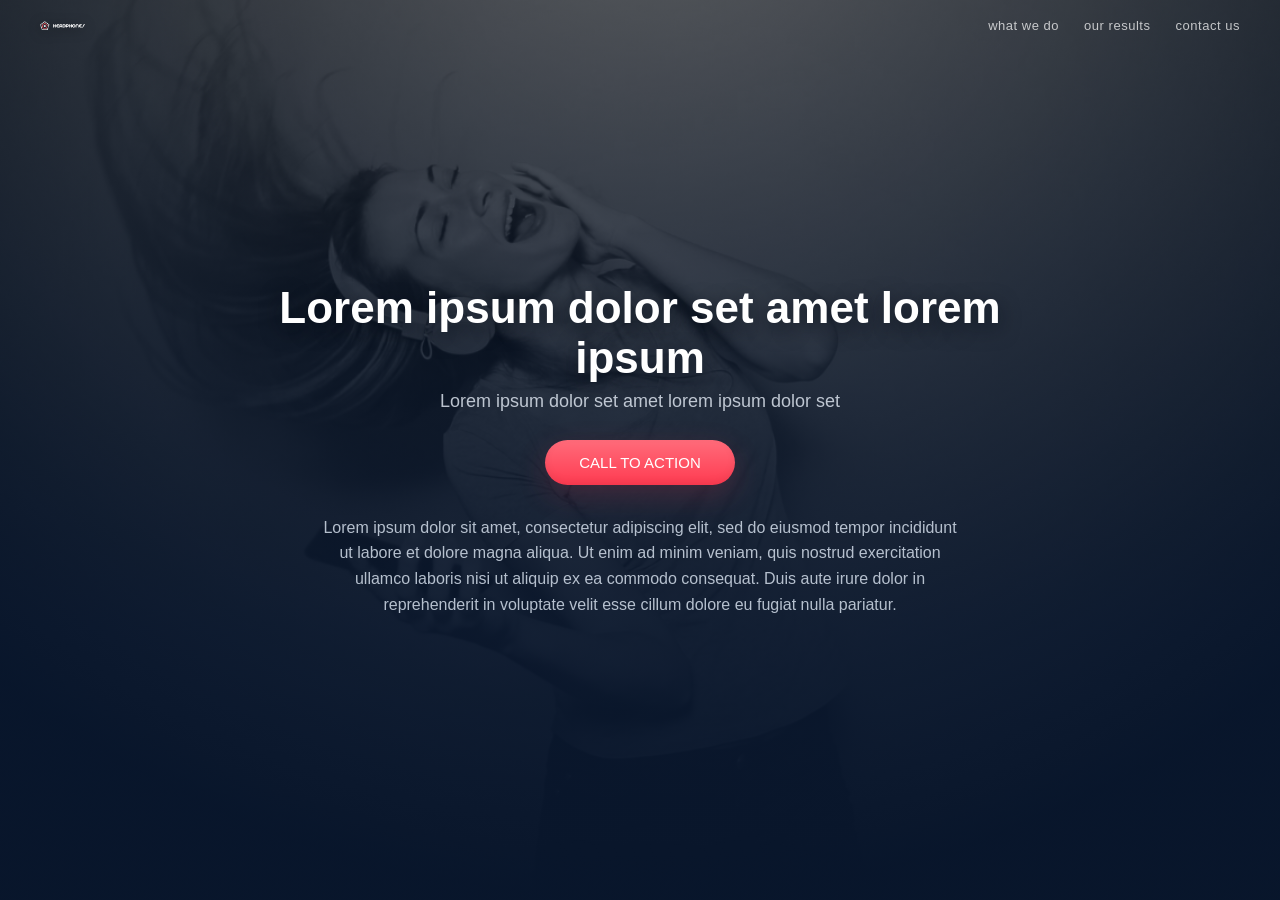
<file: 0-index.html>
<!DOCTYPE html>
<html lang="en">
<head>
    <meta charset="UTF-8">
    <meta name="viewport" content="width=device-width, initial-scale=1.0">
    <title>Headphones Hero</title>
    <link rel="stylesheet" href="0-styles.css">
</head>
<body>

    <header>
        <input type="checkbox" id="menu-toggle" aria-label="Open menu">
        <label for="menu-toggle" class="menu-btn" aria-hidden="true">
            <span></span>
            <span></span>
            <span></span>
        </label>

        <div class="logo">
            <img src="../images/logo_headphones.png" alt="Logo">
        </div>

        <nav>
            <a href="1-index.html">what we do</a>
            <a href="2-index.html">our results</a>
            <a href="3-index.html">contact us</a>
        </nav>
    </header>

    <section class="hero">
        <div class="overlay"></div>

        <div class="hero-content">
            <h1>Lorem ipsum dolor set amet lorem ipsum</h1>
            <h3>Lorem ipsum dolor set amet lorem ipsum dolor set</h3>

            <button class="cta-btn">CALL TO ACTION</button>

            <p class="description">
                Lorem ipsum dolor sit amet, consectetur adipiscing elit, sed do eiusmod tempor incididunt ut 
                labore et dolore magna aliqua. Ut enim ad minim veniam, quis nostrud exercitation ullamco 
                laboris nisi ut aliquip ex ea commodo consequat. Duis aute irure dolor in reprehenderit in 
                voluptate velit esse cillum dolore eu fugiat nulla pariatur.
            </p>
        </div>
    </section>
    
    

</body>
</html>
</file>
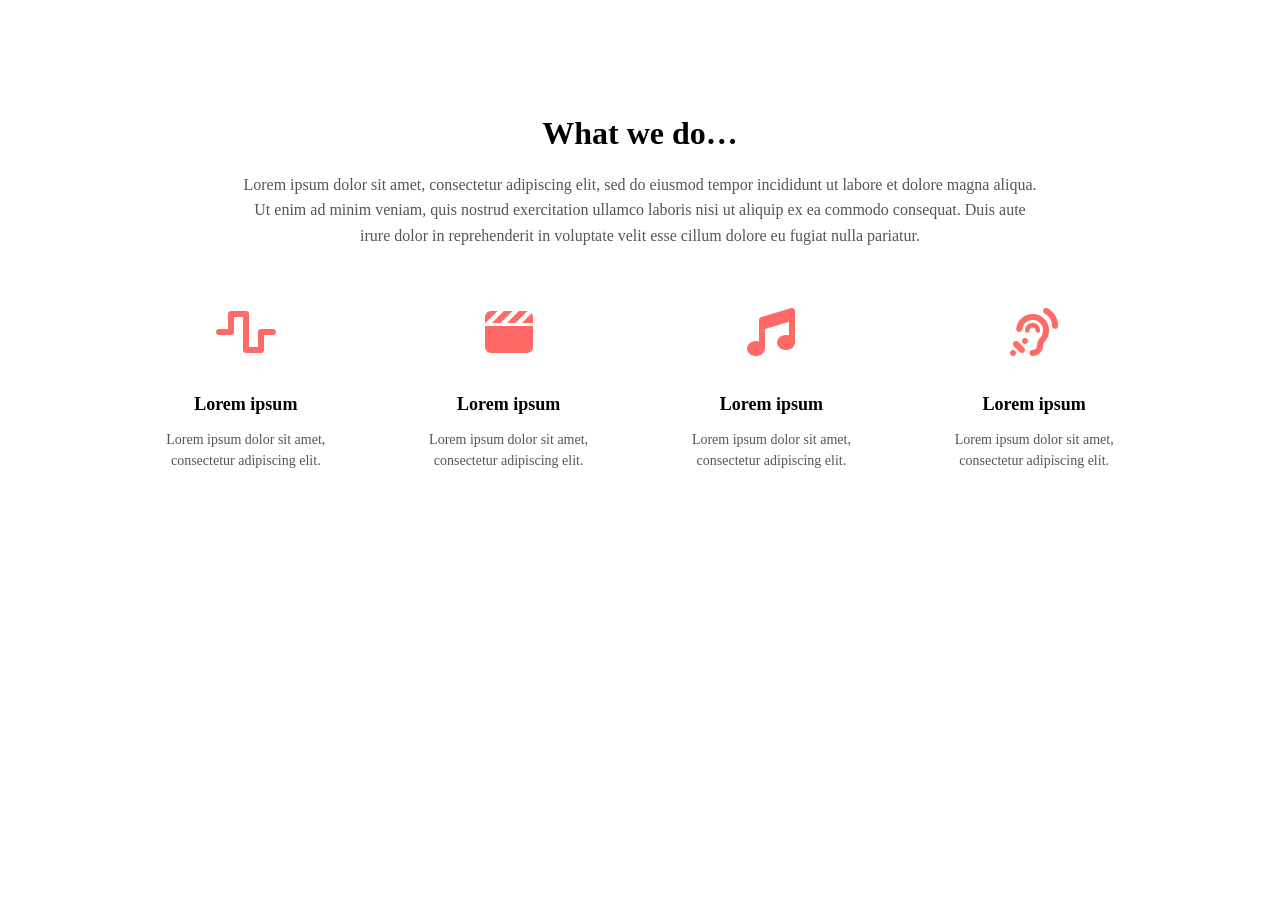
<file: 1-index.html>
<!DOCTYPE html>
<html lang="en">
<head>
    <meta charset="UTF-8">
    <meta name="viewport" content="width=device-width, initial-scale=1.0">
    <title>what-we-do</title>
    <link rel="stylesheet" href="1-styles.css">
   
<link
  rel="stylesheet"
  href="https://cdnjs.cloudflare.com/ajax/libs/font-awesome/6.4.2/css/all.min.css"/>


</head>
<body>
    <section id="what-we-do" class="section-container">
    <div class="container">

        <header class="section-header">
            <h2>What we do…</h2>
            <p class="section-description">
                Lorem ipsum dolor sit amet, consectetur adipiscing elit, sed do eiusmod tempor incididunt ut
                labore et dolore magna aliqua. Ut enim ad minim veniam, quis nostrud exercitation ullamco
                laboris nisi ut aliquip ex ea commodo consequat. Duis aute irure dolor in reprehenderit in
                voluptate velit esse cillum dolore eu fugiat nulla pariatur.
            </p>
        </header>

        <div class="services-container">
            
            <div class="service-block">
                <i class="fas fa-wave-square"></i>
                <h3>Lorem ipsum</h3>
                <p>Lorem ipsum dolor sit amet, consectetur adipiscing elit.</p>
            </div>

            <div class="service-block">
                <i class="fas fa-clapperboard"></i>
                <h3>Lorem ipsum</h3>
                <p>Lorem ipsum dolor sit amet, consectetur adipiscing elit.</p>
            </div>

            <div class="service-block">
                <i class="fas fa-music"></i>
                <h3>Lorem ipsum</h3>
                <p>Lorem ipsum dolor sit amet, consectetur adipiscing elit.</p>
            </div>

            <div class="service-block">
                <i class="fa-solid fa-ear-listen"></i>
                <h3>Lorem ipsum</h3>
                <p>Lorem ipsum dolor sit amet, consectetur adipiscing elit.</p>
            </div>
        </div>

    </div>
</section>
</body>
</html>
</file>
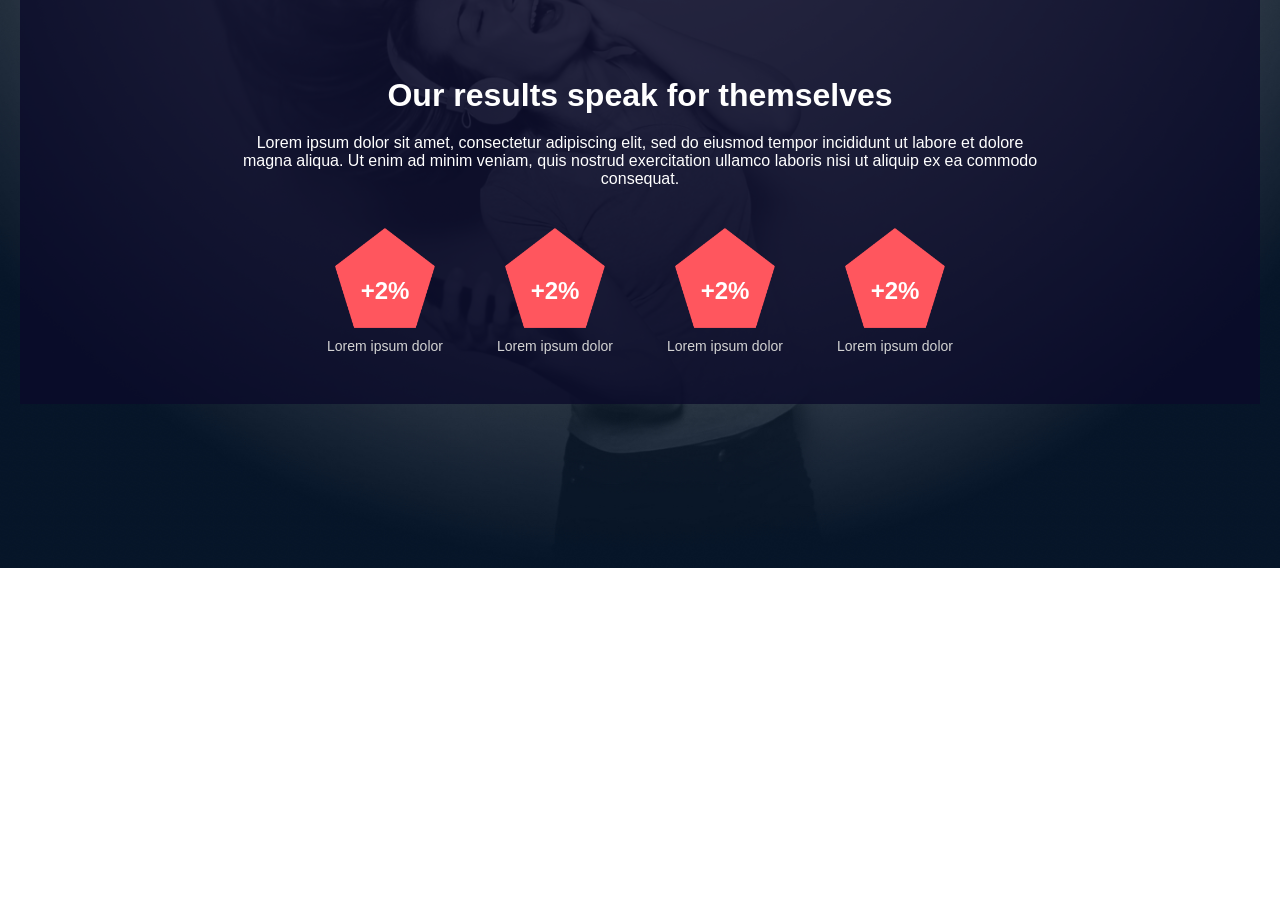
<file: 2-index.html>
<!DOCTYPE html>
<html lang="en">
<head>
    <meta charset="UTF-8">
    <meta name="viewport" content="width=device-width, initial-scale=1.0">
    <title>Results Section</title>
    <link rel="stylesheet" href="2-styles.css">
</head>
<body>
    <section>
    <div class="container">
        <h1 class="title">Our results speak for themselves</h1>
        <p class="description">
            Lorem ipsum dolor sit amet, consectetur adipiscing elit, sed do eiusmod tempor incididunt ut 
            labore et dolore magna aliqua. Ut enim ad minim veniam, quis nostrud exercitation ullamco 
            laboris nisi ut aliquip ex ea commodo consequat.
        </p>
        <div class="results">
            <div class="result-item">
                <img src="images/pentagone.png" alt="Pentagon" class="pentagon-img">
                <span class="percentage">+2%</span> 
                <span class="label">Lorem ipsum dolor</span>
            </div>
            <div class="result-item">
                <img src="images/pentagone.png" alt="Pentagon" class="pentagon-img">
                <span class="percentage">+2%</span>
                <span class="label">Lorem ipsum dolor</span>
            </div>
            <div class="result-item">
                <img src="images/pentagone.png" alt="Pentagon" class="pentagon-img">
                <span class="percentage">+2%</span>
                <span class="label">Lorem ipsum dolor</span>
            </div>
            <div class="result-item">
                <img src="images/pentagone.png" alt="Pentagon" class="pentagon-img">
                <span class="percentage">+2%</span>
                <span class="label">Lorem ipsum dolor</span>
            </div>
        </div>
    </div>
    </section>
</body>
</html>
</file>
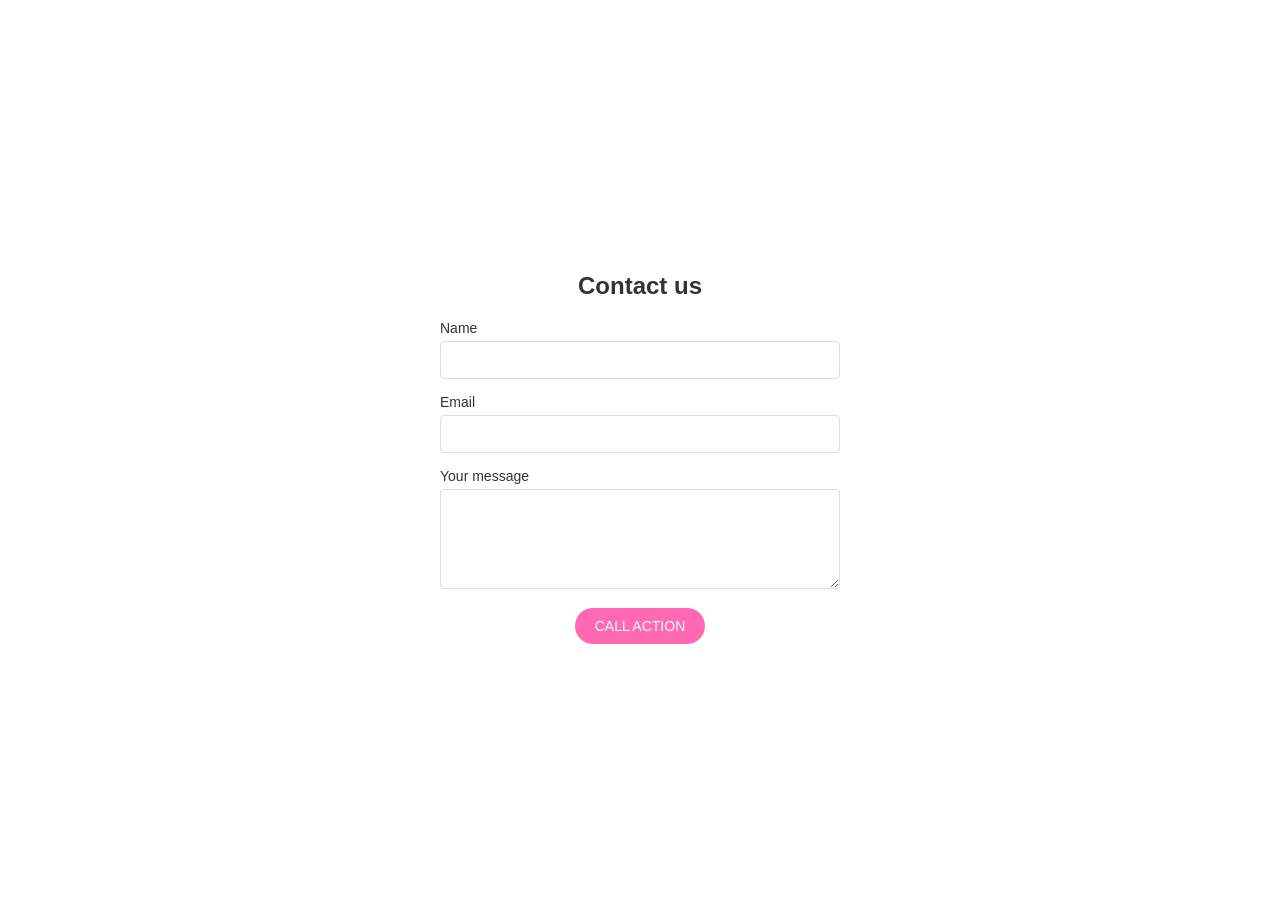
<file: 3-index.html>
<!DOCTYPE html>
<html lang="en">
<head>
    <meta charset="UTF-8">
    <meta name="viewport" content="width=device-width, initial-scale=1.0">
    <title>Contact Form</title>
    <link rel="stylesheet" href="3-styles.css">
</head>
<body>
    <div class="contact-form">
        <h1 class="title">Contact us</h1>
        <form>
            <div class="form-group">
                <label for="name">Name</label>
                <input type="text" id="name" name="name" required>
            </div>
            <div class="form-group">
                <label for="email">Email</label>
                <input type="email" id="email" name="email" required>
            </div>
            <div class="form-group">
                <label for="message">Your message</label>
                <textarea id="message" name="message" required></textarea>
            </div>
            <button type="submit">CALL ACTION</button>
        </form>
    </div>
</body>
</html>
</file>
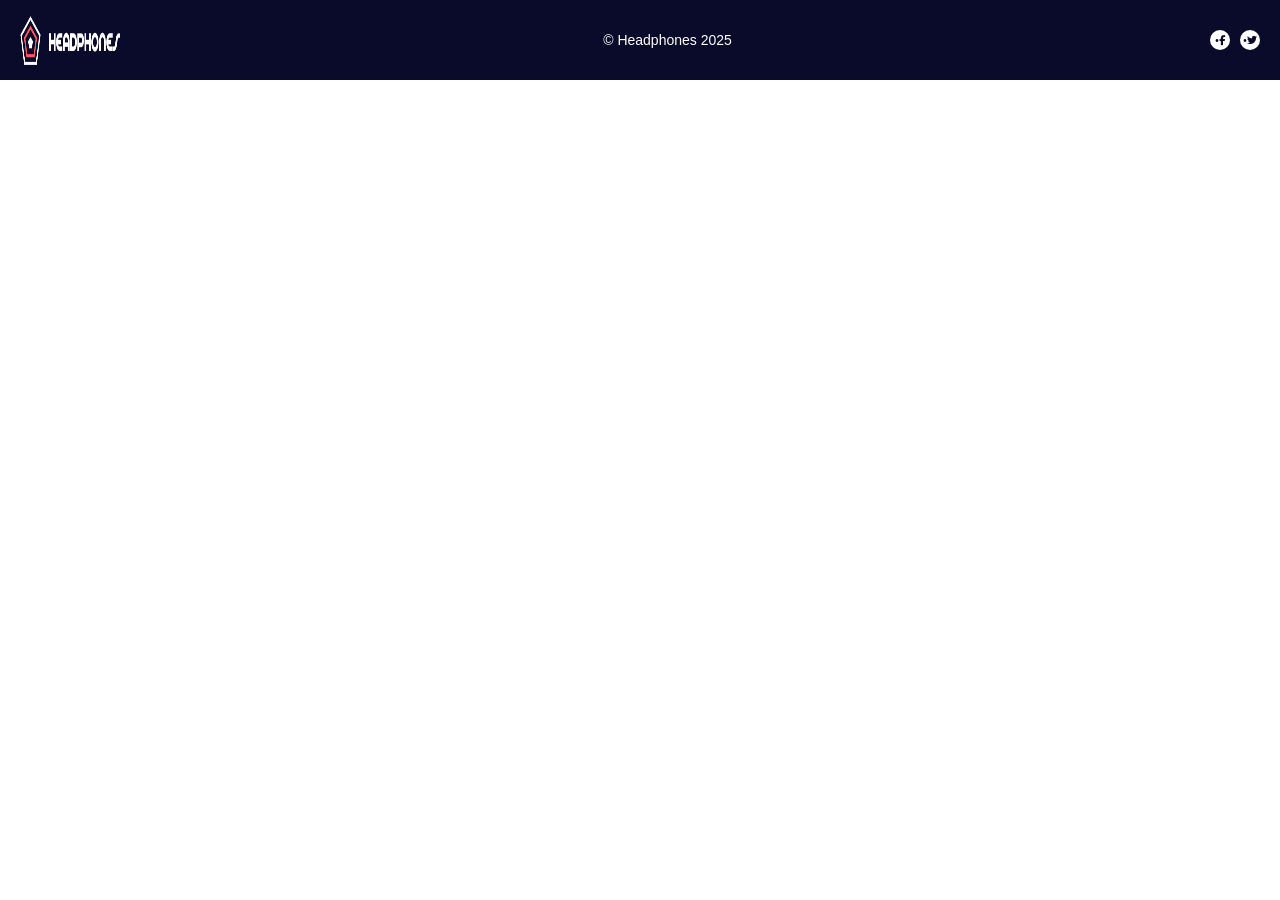
<file: 4-index.html>
<!DOCTYPE html>
<html lang="en">
<head>
    <meta charset="UTF-8">
    <meta name="viewport" content="width=device-width, initial-scale=1.0">
    <title>Footer</title>
    <link rel="stylesheet" href="4-styles.css">
    <link
  rel="stylesheet"
  href="https://cdnjs.cloudflare.com/ajax/libs/font-awesome/6.4.2/css/all.min.css"/>

</head>
<body>
    <footer class="footer">
        <div class="logo-container">
            <img src="images/logo_headphones.png" alt="Logo" class="logo-img"> 
        </div>
        <div class="copyright">© Headphones 2025</div>
        <div class="social-icons">
            <div class="icon">
                <i class="fab fa-facebook-f"></i>
            </div>
            <div class="icon">
                <i class="fab fa-twitter"></i>
            </div>
        </div>
    </footer>
</body>
</html>
</file>
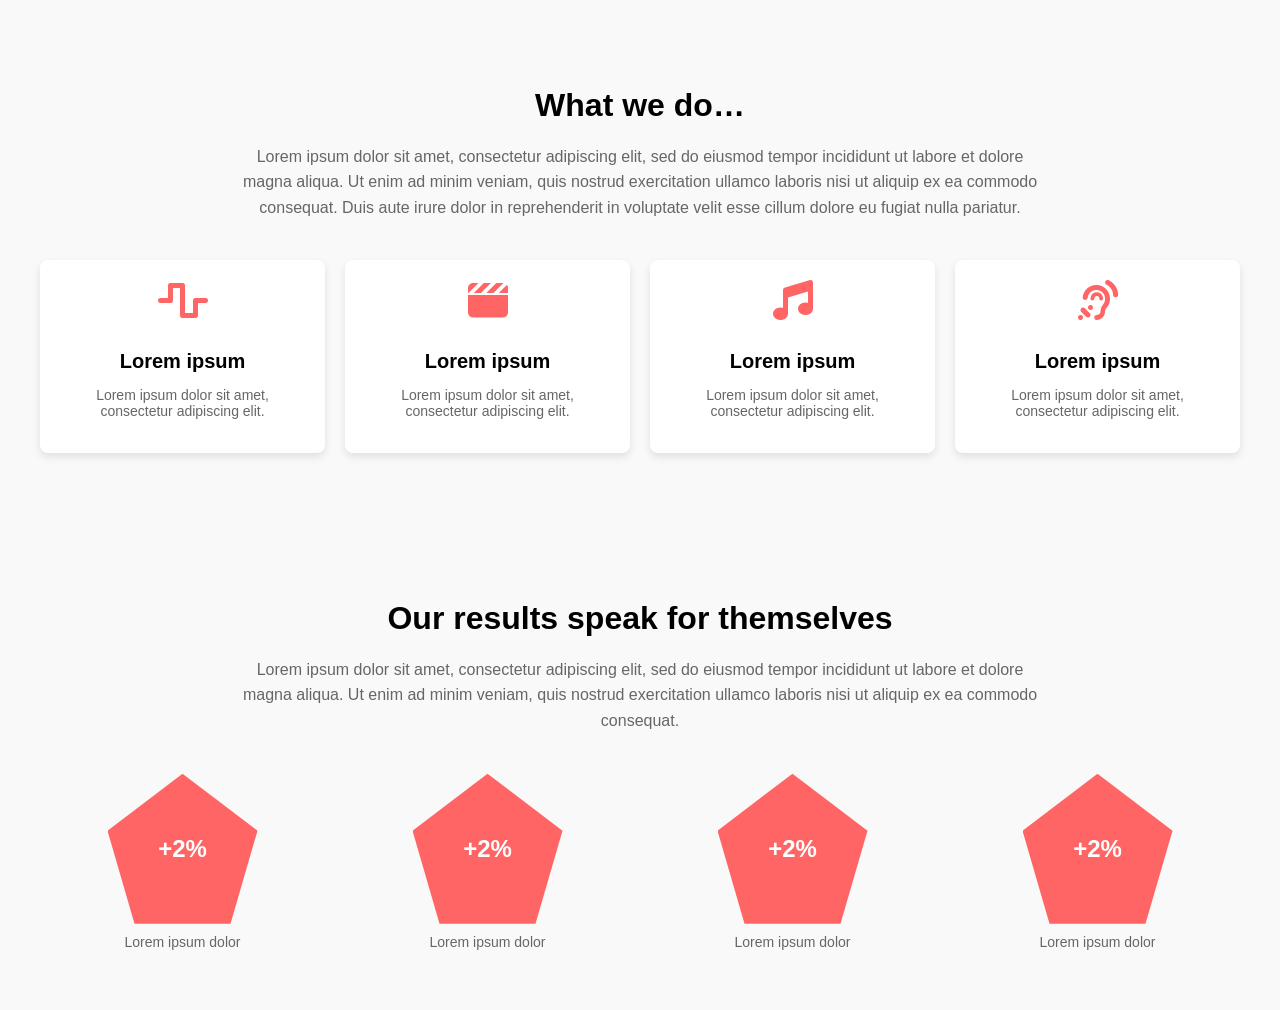
<file: 7-index.html>
<!DOCTYPE html>
<html lang="en">
<head>
    <meta charset="UTF-8">
    <meta name="viewport" content="width=device-width, initial-scale=1.0">
    <title>Headphones</title>
    <link rel="stylesheet" href="7-styles.css">
    <link rel="stylesheet" href="https://cdnjs.cloudflare.com/ajax/libs/font-awesome/6.4.2/css/all.min.css"/>
</head>
<body>
    <section id="what-we-do" class="section-container">
        <div class="container">
            <header class="section-header">
                <h2>What we do…</h2>
                <p class="section-description">
                    Lorem ipsum dolor sit amet, consectetur adipiscing elit, sed do eiusmod tempor incididunt ut
                    labore et dolore magna aliqua. Ut enim ad minim veniam, quis nostrud exercitation ullamco
                    laboris nisi ut aliquip ex ea commodo consequat. Duis aute irure dolor in reprehenderit in
                    voluptate velit esse cillum dolore eu fugiat nulla pariatur.
                </p>
            </header>
            <div class="services-container">
                <div class="service-block">
                    <i class="fas fa-wave-square"></i>
                    <h3>Lorem ipsum</h3>
                    <p>Lorem ipsum dolor sit amet, consectetur adipiscing elit.</p>
                </div>
                <div class="service-block">
                    <i class="fas fa-clapperboard"></i>
                    <h3>Lorem ipsum</h3>
                    <p>Lorem ipsum dolor sit amet, consectetur adipiscing elit.</p>
                </div>
                <div class="service-block">
                    <i class="fas fa-music"></i>
                    <h3>Lorem ipsum</h3>
                    <p>Lorem ipsum dolor sit amet, consectetur adipiscing elit.</p>
                </div>
                <div class="service-block">
                    <i class="fa-solid fa-ear-listen"></i>
                    <h3>Lorem ipsum</h3>
                    <p>Lorem ipsum dolor sit amet, consectetur adipiscing elit.</p>
                </div>
            </div>
        </div>
    </section>

    <section class="our-results">
        <div class="container">
            <h1 class="title">Our results speak for themselves</h1>
            <p class="description">
                Lorem ipsum dolor sit amet, consectetur adipiscing elit, sed do eiusmod tempor incididunt ut 
                labore et dolore magna aliqua. Ut enim ad minim veniam, quis nostrud exercitation ullamco 
                laboris nisi ut aliquip ex ea commodo consequat.
            </p>
            <div class="results">
                <div class="result-item">
                    <div class="pentagon">
                        <span class="percentage">+2%</span>
                    </div>
                    <span class="label">Lorem ipsum dolor</span>
                </div>
                <div class="result-item">
                    <div class="pentagon">
                        <span class="percentage">+2%</span>
                    </div>
                    <span class="label">Lorem ipsum dolor</span>
                </div>
                <div class="result-item">
                    <div class="pentagon">
                        <span class="percentage">+2%</span>
                    </div>
                    <span class="label">Lorem ipsum dolor</span>
                </div>
                <div class="result-item">
                    <div class="pentagon">
                        <span class="percentage">+2%</span>
                    </div>
                    <span class="label">Lorem ipsum dolor</span>
                </div>
            </div>
        </div>
    </section>
</body>
</html>
</file>
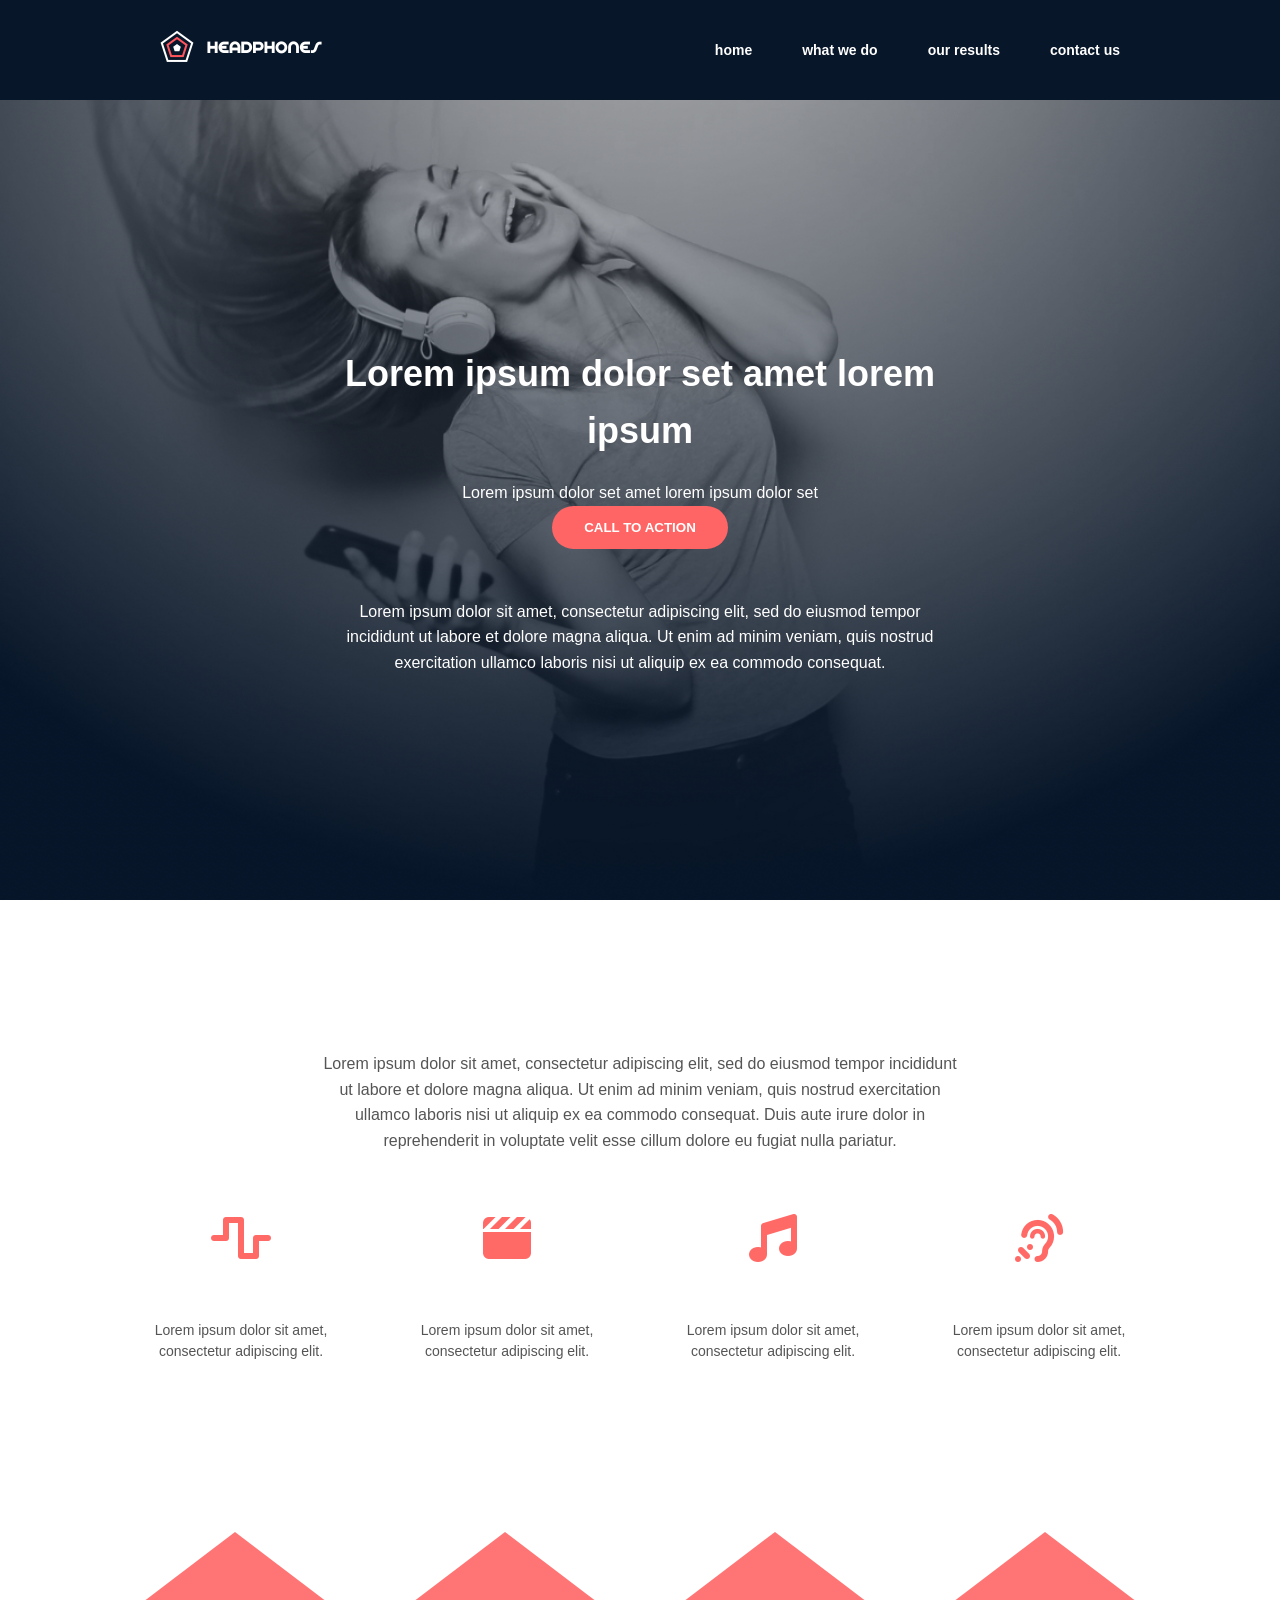
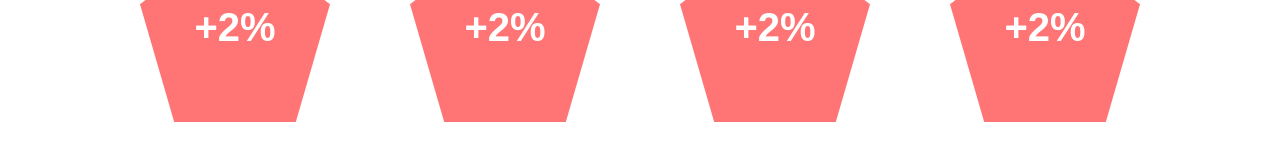
<file: 8-index.html>
<!DOCTYPE html>
<html lang="en">
<head>
    <meta charset="UTF-8">
    <meta name="viewport" content="width=device-width, initial-scale=1.0">
    <title>Headphones</title>
    <link rel="stylesheet" href="8-styles.css">
    <link rel="stylesheet" href="1-styles.css">
    <link rel="stylesheet" href="https://cdnjs.cloudflare.com/ajax/libs/font-awesome/6.4.2/css/all.min.css"/>
</head>
<body>
    <!-- Header with Navigation -->
    <header class="header">
        <div class="container header-container">
            <a href="#" class="logo">
                <img src="images/logo_headphones.png" alt="Headphones Logo" class="logo-img">
            </a>

            <!-- Hamburger Icon (visible only on mobile) -->
            <div class="hamburger" id="hamburger">
                <span></span>
                <span></span>
                <span></span>
            </div>

            <!-- Navigation Menu -->
            <nav class="nav" id="navMenu">
                <ul class="nav-list">
                    <li><a href="#">Home</a></li>
                    <li><a href="#what-we-do">What we do</a></li>
                    <li><a href="#">Our results</a></li>
                    <li><a href="#">Contact us</a></li>
                </ul>
            </nav>
        </div>
    </header>

    <!-- Hero Section (from previous tasks) -->
    <section class="hero">
        <div class="container hero-container">
            <h1>Lorem ipsum dolor set amet lorem ipsum</h1>
            <p>Lorem ipsum dolor set amet lorem ipsum dolor set</p>
            <button class="cta-button">CALL TO ACTION</button>
            <p class="hero-text">
                Lorem ipsum dolor sit amet, consectetur adipiscing elit, sed do eiusmod tempor incididunt ut labore et dolore magna aliqua. 
                Ut enim ad minim veniam, quis nostrud exercitation ullamco laboris nisi ut aliquip ex ea commodo consequat.
            </p>
        </div>
    </section>

    <!-- What We Do Section -->
    <section id="what-we-do" class="section-container">
    <div class="container">

        <header class="section-header">
            <h2>What we do…</h2>
            <p class="section-description">
                Lorem ipsum dolor sit amet, consectetur adipiscing elit, sed do eiusmod tempor incididunt ut
                labore et dolore magna aliqua. Ut enim ad minim veniam, quis nostrud exercitation ullamco
                laboris nisi ut aliquip ex ea commodo consequat. Duis aute irure dolor in reprehenderit in
                voluptate velit esse cillum dolore eu fugiat nulla pariatur.
            </p>
        </header>

        <div class="services-container">
            
            <div class="service-block">
                <i class="fas fa-wave-square"></i>
                <h3>Lorem ipsum</h3>
                <p>Lorem ipsum dolor sit amet, consectetur adipiscing elit.</p>
            </div>

            <div class="service-block">
                <i class="fas fa-clapperboard"></i>
                <h3>Lorem ipsum</h3>
                <p>Lorem ipsum dolor sit amet, consectetur adipiscing elit.</p>
            </div>

            <div class="service-block">
                <i class="fas fa-music"></i>
                <h3>Lorem ipsum</h3>
                <p>Lorem ipsum dolor sit amet, consectetur adipiscing elit.</p>
            </div>

            <div class="service-block">
                <i class="fa-solid fa-ear-listen"></i>
                <h3>Lorem ipsum</h3>
                <p>Lorem ipsum dolor sit amet, consectetur adipiscing elit.</p>
            </div>
        </div>

    </div>
</section>

    <!-- Our Results Section -->
    <section class="our-results">
        <div class="container">
            <h1 class="title">Our results speak for themselves</h1>
            <p class="description">
                Lorem ipsum dolor sit amet, consectetur adipiscing elit, sed do eiusmod tempor incididunt ut 
                labore et dolore magna aliqua. Ut enim ad minim veniam, quis nostrud exercitation ullamco 
                laboris nisi ut aliquip ex ea commodo consequat.
            </p>
            <div class="results">
                <div class="result-item">
                    <div class="pentagon">
                        <span class="percentage">+2%</span>
                    </div>
                    <span class="label">Lorem ipsum dolor</span>
                </div>
                <div class="result-item">
                    <div class="pentagon">
                        <span class="percentage">+2%</span>
                    </div>
                    <span class="label">Lorem ipsum dolor</span>
                </div>
                <div class="result-item">
                    <div class="pentagon">
                        <span class="percentage">+2%</span>
                    </div>
                    <span class="label">Lorem ipsum dolor</span>
                </div>
                <div class="result-item">
                    <div class="pentagon">
                        <span class="percentage">+2%</span>
                    </div>
                    <span class="label">Lorem ipsum dolor</span>
                </div>
            </div>
        </div>
    </section>

    <script src="8-script.js"></script>
</body>
</html>
</file>
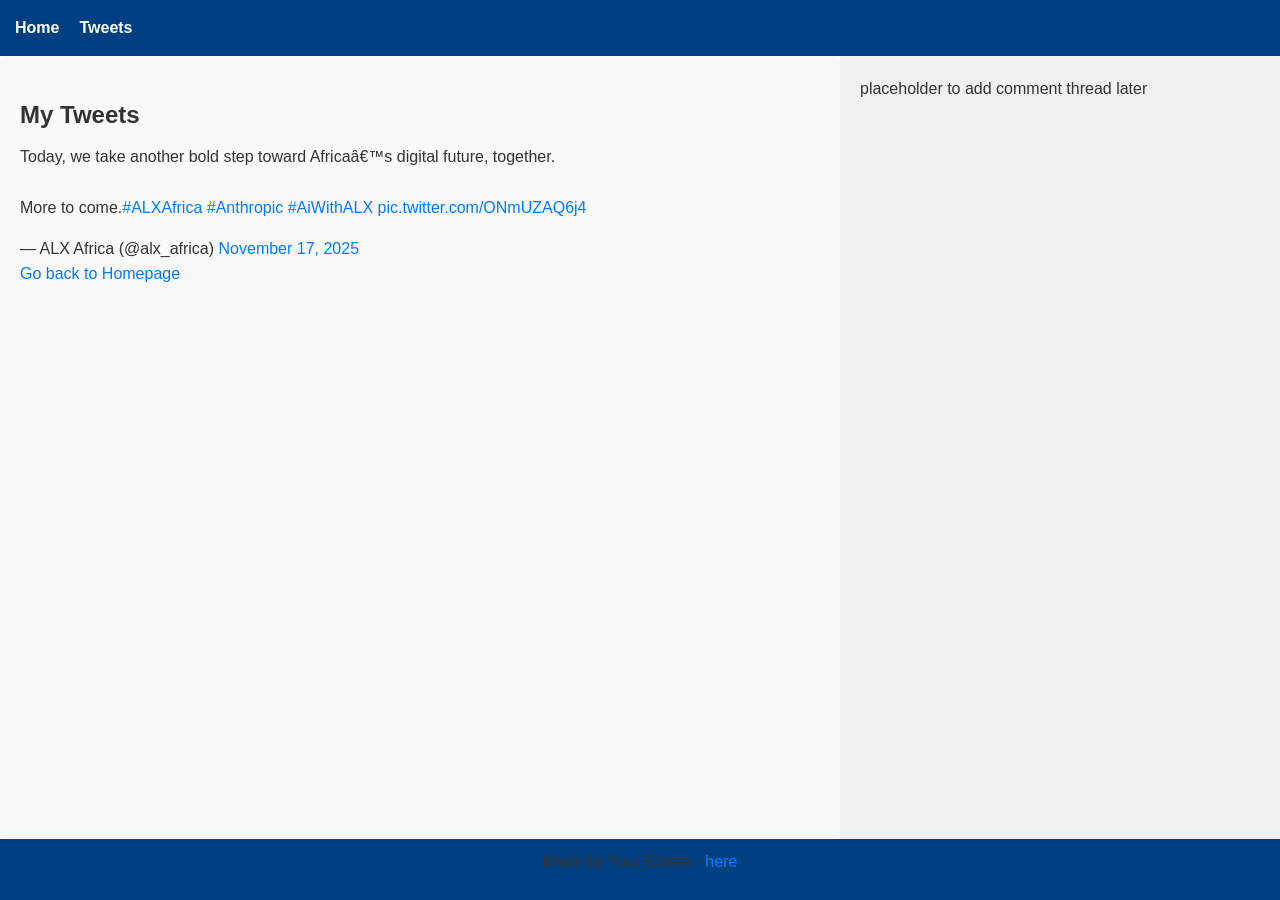
<file: tweets.html>
<!DOCTYPE html>
<html>
<head>
    <title>My Tweets</title>

<link href="base.css" rel="stylesheet">
<link href="styles.css" rel="stylesheet">

</head>
<body>

<header>
    <ul>
        <li><a href="index.html">Home</a></li>
        <li><a href="tweets.html">Tweets</a></li>
    </ul>
</header>

<main>
    <article>
        <h2>My Tweets</h2>

        <blockquote class="twitter-tweet">
            <p lang="en" dir="ltr">Today, we take another bold step toward Africa’s digital future, together.<br><br>More to come.<a href="https://twitter.com/hashtag/ALXAfrica?src=hash&amp;ref_src=twsrc%5Etfw">#ALXAfrica</a> <a href="https://twitter.com/hashtag/Anthropic?src=hash&amp;ref_src=twsrc%5Etfw">#Anthropic</a> <a href="https://twitter.com/hashtag/AiWithALX?src=hash&amp;ref_src=twsrc%5Etfw">#AiWithALX</a> <a href="https://t.co/ONmUZAQ6j4">pic.twitter.com/ONmUZAQ6j4</a></p>&mdash; ALX Africa (@alx_africa) <a href="https://twitter.com/alx_africa/status/1990397153412333568?ref_src=twsrc%5Etfw">November 17, 2025</a>
        </blockquote>
        <script async src="https://platform.twitter.com/widgets.js" charset="utf-8"></script>

        <p><a href="index.html">Go back to Homepage</a></p>
    </article>

    <aside>
        <p>placeholder to add comment thread later</p>
    </aside>
</main>

<footer>
    <p>Made by Your Ebiere - <a href="https://www.html.com" target="_blank">here</a></p>
</footer>

</body>
</html>
</file>
<file: 0-styles.css>
* {
    margin: 0;
    padding: 0;
    box-sizing: border-box;
    font-family: Arial, Helvetica, sans-serif;
}

body {
    background: #111;
    color: white;
}

/* Header */
header {
    position: absolute;
    top: 0;
    left: 0;
    width: 100%;
    padding: 18px 40px;
    display: flex;
    justify-content: flex-start;
    align-items: center;
    gap: 24px;
    z-index: 30;
}

.logo {
    display: flex;
    align-items: center;
    gap: 10px;
}

.logo img {
    width: 45px;
}

.logo img {
    display: block;
    -webkit-filter: drop-shadow(0 2px 6px rgba(0,0,0,0.6));
    filter: drop-shadow(0 2px 6px rgba(0,0,0,0.6));
}

.logo span {
    font-size: 18px;
    font-weight: bold;
}

nav a {
    margin-left: 25px;
    color: #ffffffcc;
    text-decoration: none;
    font-size: 14px;
    font-weight: 300;
}

nav a:hover {
    color: #ff3b51;
}

nav {
    z-index: 35;
}

nav a {
    text-transform: lowercase;
    letter-spacing: .04em;
    font-size: 13px;
    opacity: .9;
}

/* make header links subtle on small screens */
@media (max-width: 640px) {
    header { padding: 18px 28px; }
    nav a { margin-left: 12px; font-size: 12px; }
}

/* Hero Section */
.hero {
    position: relative;
    width: 100%;
    height: 100vh;
    background: url("../images/headphones_hero_1.jpg") center/cover no-repeat;
    display: flex;
    justify-content: center;
    align-items: center;
    text-align: center;
}

.overlay {
    position: absolute;
    width: 100%;
    height: 100%;
    background: linear-gradient(180deg, rgba(6,12,20,0.55) 0%, rgba(9,22,44,0.8) 70%);
    top: 0;
    left: 0;
}

.hero-content {
    position: relative;
    z-index: 10;
    max-width: 800px;
    padding: 20px;
}

.hero h1 {
    font-size: 36px;
    font-weight: 700;
    margin-bottom: 8px;
    color: #ffffff;
    text-shadow: 0 6px 20px rgba(4,10,18,0.6);
}

.hero h3 {
    font-size: 16px;
    font-weight: 300;
    margin-bottom: 28px;
    color: #e6eef7cc;
}

.cta-btn {
    background: linear-gradient(180deg,#ff6b7a 0%, #ff3b51 100%);
    color: white;
    padding: 14px 34px;
    border: none;
    border-radius: 30px;
    font-size: 15px;
    cursor: pointer;
    margin-bottom: 30px;
    transition: transform .18s ease, box-shadow .18s ease;
    box-shadow: 0 10px 30px rgba(255,59,81,0.18), inset 0 -3px 8px rgba(0,0,0,0.06);
}

.cta-btn:hover {
    transform: translateY(-3px);
    box-shadow: 0 18px 40px rgba(255,59,81,0.2);
}

.description {
    font-size: 15px;
    line-height: 1.6;
    color: #ffffffcc;
}

.hero-content .description {
    max-width: 640px;
    margin: 0 auto;
    color: #dfe9f5cc;
}

/* Responsive hero typography */
@media (min-width: 1000px) {
    .hero h1 { font-size: 44px; }
    .hero h3 { font-size: 18px; }
}

@media (max-width: 760px) {
    .hero { height: 80vh; padding: 40px 20px; }
    .hero h1 { font-size: 26px; }
    .cta-btn { padding: 12px 26px; }
    .hero-content { padding: 6px; }
}

/* Responsive improvements and CSS-only mobile menu */

/* hide native checkbox visually but keep it accessible */
#menu-toggle {
    position: absolute;
    opacity: 0;
    pointer-events: none;
}

.menu-btn {
    display: none;
    width: 32px;
    height: 28px;
    cursor: pointer;
    z-index: 40;
    flex-shrink: 0;
    padding: 0;
    border: none;
    background: none;
}
.menu-btn span {
    display: block;
    height: 2.5px;
    margin: 7px 0;
    background: #ffffff;
    border-radius: 1px;
    transition: transform .2s ease, opacity .2s ease;
    width: 100%;
}

/* default desktop nav layout */
nav {
    display: flex;
    align-items: center;
    margin-left: auto;
}

/* Responsive: small screens */
@media (max-width: 760px) {
    .hero {
        background: url("../images/headphones_hero_2.jpg") center/cover no-repeat;
        background-position: 50% 28%;
    }

    header { padding: 14px 20px; }

    .menu-btn { display: block; }
    /* hide nav by default on mobile; reveal when checkbox toggled */
    nav {
        display: none;
        position: absolute;
        top: 100%;
        left: 0;
        width: 100%;
        background: linear-gradient(180deg, rgba(6,12,20,0.35), rgba(9,22,44,0.55));
        flex-direction: column;
        padding: 14px 0 22px 0;
        gap: 8px;
        align-items: center;
    }

    nav a {
        display: block;
        padding: 10px 20px;
        width: calc(100% - 40px);
        text-align: center;
        margin: 0 auto;
        background: rgba(255,255,255,0.03);
        border-radius: 6px;
    }

    /* when menu-toggle checked, show nav */
    #menu-toggle:checked ~ nav {
        display: flex;
    }

    /* transform hamburger into X when open */
    #menu-toggle:checked + .menu-btn span:nth-child(1) {
        transform: translateY(9px) rotate(45deg);
    }
    #menu-toggle:checked + .menu-btn span:nth-child(2) {
        opacity: 0;
    }
    #menu-toggle:checked + .menu-btn span:nth-child(3) {
        transform: translateY(-9px) rotate(-45deg);
    }

    /* reduce hero height a little to account for dropdown menu */
    .hero { height: 88vh; }
    .hero-content { padding: 8px; }
}

/* Responsive typography using clamp() */
.hero h1 { font-size: clamp(22px, 4.4vw, 44px); }
.hero h3 { font-size: clamp(14px, 2.2vw, 18px); }
.description { font-size: clamp(13px, 1.6vw, 16px); }

/* ensure background focuses on subject on tall screens */
.hero { background-position: 50% 28%; }
</file>
<file: 1-styles.css>
/* Section container */
.section-container {
    padding: 80px 0;
}

.container {
    width: 80%;
    margin: 0 auto;
}

/* Header styling */
.section-header {
    text-align: center;
    max-width: 800px;
    margin: 0 auto 60px auto;
}

.section-header h2 {
    font-size: 32px;
    font-weight: 700;
    margin-bottom: 20px;
}

.section-header p {
    color: #555;
    line-height: 1.6;
}

/* Service blocks */
.services-container {
    display: grid;
    grid-template-columns: repeat(4, 1fr);
    gap: 40px;
    text-align: center;
}

.service-block i {
    font-size: 48px;
    color: #ff6a66;
    margin-bottom: 20px;
    display: inline-block;
}

.service-block h3 {
    font-size: 18px;
    margin-bottom: 10px;
}

.service-block p {
    color: #555;
    font-size: 14px;
    line-height: 1.5;
}

/* Responsive */
@media (max-width: 900px) {
    .services-container {
        grid-template-columns: repeat(2, 1fr);
        gap: 30px;
    }
}

@media (max-width: 600px) {
    .services-container {
        grid-template-columns: 1fr;
    }
}
</file>
<file: 2-styles.css>
body {
            margin: 0;
            padding: 0;
            font-family: Arial, sans-serif;
            color: #ffffff;
            background-image: url('images/headphones_hero_1.jpg'); /* Replace with your actual background image path */
            background-size: cover; /* Covers the entire background */
            background-position: center; /* Centers the image */
            background-repeat: no-repeat; /* Prevents repeating */
        }

        .container {
            max-width: 1200px;
            margin: 0 auto;
            padding: 50px 20px;
            text-align: center;
            background-color: rgba(10, 10, 42, 0.8); /* Semi-transparent overlay for readability if needed */
        }

        .title {
            font-size: 32px;
            margin-bottom: 20px;
        }

        .description {
            font-size: 16px;
            margin-bottom: 40px;
            max-width: 800px;
            margin-left: auto;
            margin-right: auto;
        }

        .results {
            display: flex;
            justify-content: center;
            gap: 20px;
            flex-wrap: wrap; /* Allow wrapping for smaller screens */
        }

        .result-item {
            display: flex;
            flex-direction: column;
            align-items: center;
            width: 150px;
            position: relative; /* For positioning the text over the image */
        }

        .pentagon-img {
            width: 100px;
            height: 100px;
            display: block;
        }

        .percentage {
            position: absolute;
            top: 50%;
            left: 50%;
            transform: translate(-50%, -50%);
            font-size: 24px;
            font-weight: bold;
            color: #ffffff;
        }

        .label {
            margin-top: 10px;
            font-size: 14px;
            color: #d3d3d3; /* Light gray for lorem text */
        }

        /* Media query for tablets and smaller */
        @media (max-width: 768px) {
            .container {
                padding: 30px 15px;
            }

            .title {
                font-size: 24px;
            }

            .description {
                font-size: 14px;
                max-width: 100%;
            }

            .result-item {
                width: 120px;
            }

            .pentagon-img {
                width: 80px;
                height: 80px;
            }

            .percentage {
                font-size: 20px;
            }

            .label {
                font-size: 12px;
            }
        }

        /* Media query for mobile phones */
        @media (max-width: 480px) {
            .container {
                padding: 20px 10px;
            }

            .title {
                font-size: 20px;
            }

            .description {
                font-size: 12px;
            }

            .results {
                flex-direction: column; /* Stack vertically on very small screens */
                align-items: center;
            }

            .result-item {
                width: 100%;
                max-width: 150px;
                margin-bottom: 20px;
            }

            .pentagon-img {
                width: 100px;
                height: 100px;
            }

            .percentage {
                font-size: 22px;
            }

            .label {
                font-size: 13px;
            }
        }
</file>
<file: 3-styles.css>
body {
            margin: 0;
            padding: 0;
            font-family: Arial, sans-serif;
            background-color: #ffffff;
            color: #333333;
            display: flex;
            justify-content: center;
            align-items: center;
            min-height: 100vh;
        }

        .contact-form {
            width: 100%;
            max-width: 400px;
            padding: 20px;
            text-align: center;
        }

        .title {
            font-size: 24px;
            margin-bottom: 20px;
        }

        .form-group {
            margin-bottom: 15px;
            text-align: left;
        }

        label {
            display: block;
            margin-bottom: 5px;
            font-size: 14px;
        }

        input[type="text"],
        input[type="email"],
        textarea {
            width: 100%;
            padding: 10px;
            border: 1px solid #dddddd;
            border-radius: 4px;
            box-sizing: border-box;
            font-size: 14px;
        }

        textarea {
            height: 100px;
            resize: vertical;
        }

        button {
            background-color: #ff69b4;
            color: #ffffff;
            border: none;
            border-radius: 20px;
            padding: 10px 20px;
            font-size: 14px;
            cursor: pointer;
            transition: background-color 0.3s;
        }

        button:hover {
            background-color: #ff1493;
        }

        /* Responsive adjustments */
        @media (max-width: 480px) {
            .contact-form {
                padding: 15px;
            }

            .title {
                font-size: 20px;
            }

            label {
                font-size: 12px;
            }

            input[type="text"],
            input[type="email"],
            textarea {
                font-size: 12px;
                padding: 8px;
            }

            button {
                font-size: 12px;
                padding: 8px 16px;
            }
        }
</file>
<file: 4-styles.css>
body {
            margin: 0;
            padding: 0;
            font-family: Arial, sans-serif;
        }

        .footer {
            background-color: #0a0a2a; /* Dark blue */
            color: #ffffff;
            padding: 15px 20px;
            display: flex;
            justify-content: space-between;
            align-items: center;
            font-size: 14px;
        }

        .logo-container {
            display: flex;
            align-items: center;
            font-weight: bold;
            font-size: 16px;
        }

        .logo-img {
            width:100px;
            height: 50px;
            margin-right: 5px;
        }

        .copyright {
            text-align: center;
            flex: 1;
        }

        .social-icons {
            display: flex;
            gap: 10px;
        }

        .icon {
            width: 20px;
            height: 20px;
            background-color: #ffffff; /* White circles */
            border-radius: 50%;
            display: flex;
            justify-content: center;
            align-items: center;
            color: #0a0a2a; /* Dark dot inside */
            font-size: 10px;
        }

        .icon::before {
            content: '•'; /* Dot placeholder */
        }

        /* Responsive design */
        @media (max-width: 768px) {
            .footer {
                flex-direction: column;
                padding: 15px 10px;
                gap: 10px;
            }

            .copyright {
                order: 2;
            }

            .social-icons {
                order: 3;
            }
        }

        @media (max-width: 480px) {
            .footer {
                font-size: 12px;
            }

            .logo-container {
                font-size: 14px;
            }

            .logo-img {
                width: 50px;
                height: 18px;
            }

            .icon {
                width: 20px;
                height: 20px;
            }
        }
</file>
<file: 7-styles.css>
body {
    margin: 0;
    padding: 0;
    font-family: Arial, sans-serif;
    background-color: #f9f9f9;
}

.container {
    max-width: 1200px;
    margin: 0 auto;
    padding: 0 20px;
}

.section-container, .our-results {
    padding: 60px 0;
    text-align: center;
}

.section-header h2, .title {
    font-size: 32px;
    margin-bottom: 20px;
}

.section-description, .description {
    font-size: 16px;
    line-height: 1.6;
    max-width: 800px;
    margin: 0 auto 40px;
    color: #666;
}

.services-container {
    display: flex;
    justify-content: space-between;
    flex-wrap: wrap;
    gap: 20px;
}

.service-block {
    flex: 1 1 20%;
    background-color: #fff;
    padding: 20px;
    border-radius: 8px;
    box-shadow: 0 4px 8px rgba(0, 0, 0, 0.1);
    transition: transform 0.3s ease, opacity 0.3s ease;
    animation: subtle-rotate 4s linear infinite alternate;
}

.service-block i {
    font-size: 40px;
    color: #ff6565;
    margin-bottom: 10px;
}

.service-block h3 {
    font-size: 20px;
    margin-bottom: 10px;
}

.service-block p {
    font-size: 14px;
    color: #666;
}

.service-block:hover {
    transform: scale(1.05);
    opacity: 0.9;
    animation: bounce 0.6s ease-in-out;
}

.results {
    display: flex;
    justify-content: space-between;
    flex-wrap: wrap;
    gap: 20px;
}

.result-item {
    flex: 1 1 20%;
    position: relative;
    text-align: center;
    animation: subtle-rotate 4s linear infinite alternate;
}

.pentagon {
    width: 150px;
    height: 150px;
    background-color: #ff6565;
    clip-path: polygon(50% 0%, 100% 38%, 82% 100%, 18% 100%, 0% 38%);
    position: relative;
    margin: 0 auto;
    transition: transform 0.3s ease, opacity 0.3s ease;
}

.percentage {
    position: absolute;
    top: 50%;
    left: 50%;
    transform: translate(-50%, -50%);
    font-size: 24px;
    color: #fff;
    font-weight: bold;
}

.label {
    display: block;
    margin-top: 10px;
    font-size: 14px;
    color: #666;
}

.result-item:hover .pentagon {
    transform: rotate(10deg) scale(1.1);
    opacity: 0.8;
    animation: bounce 0.6s ease-in-out;
}

/* Animations */
@keyframes subtle-rotate {
    0% {
        transform: rotate(-3deg);
    }
    100% {
        transform: rotate(3deg);
    }
}

@keyframes bounce {
    0%, 100% {
        transform: translateY(0);
    }
    50% {
        transform: translateY(-10px);
    }
}

/* Responsive */
@media (max-width: 768px) {
    .services-container, .results {
        flex-direction: column;
        align-items: center;
    }

    .service-block, .result-item {
        width: 80%;
        margin-bottom: 20px;
    }
}

@media (max-width: 480px) {
    .pentagon {
        width: 120px;
        height: 120px;
    }

    .percentage {
        font-size: 20px;
    }
}
</file>
<file: 8-styles.css>
/* Reset & base */
* {
  margin: 0;
  padding: 0;
  box-sizing: border-box;
}

body {
  font-family: "Source Sans Pro", sans-serif;
  line-height: 1.6;
  color: #fff;
  background: #fff;
}

/* Header */
.header {
  position: fixed;
  top: 0;
  left: 0;
  width: 100%;
  background: #071629;
  z-index: 1000;
  padding: 30px 0;
}

.header-container {
  max-width: 1000px;
  margin: 0 auto;
  padding: 0 20px;
  display: flex;
  justify-content: space-between;
  align-items: center;
}

.logo img {
  height: 32px;
}

.nav-list {
  display: flex;
  list-style: none;
  gap: 50px;
}

.nav-list a {
  color: #fff;
  text-decoration: none;
  font-weight: 700;
  text-transform: lowercase;
  font-size: 14px;
  transition: color 0.3s;
}

.nav-list a:hover {
  color: #ff6565;
}

/* Hamburger */
.hamburger {
  display: none;
  flex-direction: column;
  gap: 6px;
  background: none;
  border: none;
  cursor: pointer;
}

.hamburger span {
  width: 30px;
  height: 3px;
  background: #fff;
  transition: all 0.4s ease;
}

/* Hero */
.hero {
  background: url("images/headphones_hero_1.jpg") center/cover no-repeat;
  height: 100vh;
  display: flex;
  align-items: center;
  text-align: center;
  padding-top: 120px;
}

.hero-container {
  max-width: 640px;
  margin: 0 auto;
  padding: 0 20px;
}

.hero h1 {
  font-size: 36px;
  margin-bottom: 20px;
}

.hero-subtitle {
  font-weight: bold;
  margin-bottom: 40px;
}

.cta-button {
  background: #ff6565;
  color: #fff;
  border: none;
  padding: 14px 32px;
  border-radius: 30px;
  font-weight: bold;
  cursor: pointer;
  transition: background 0.3s;
}

.cta-button:hover {
  background: #e05555;
}

.hero-text {
  max-width: 600px;
  margin: 50px auto 0;
  font-size: 16px;
}

/* Sections */
.section {
  padding: 100px 0;
  text-align: center;
}

.section-header h2 {
  font-size: 32px;
  margin-bottom: 30px;
}

.section-header p {
  max-width: 650px;
  margin: 0 auto 60px;
  color: #777;
  font-size: 16px;
}

/* Services */
.services {
  display: flex;
  justify-content: center;
  gap: 60px;
  flex-wrap: wrap;
}

.service .icon {
  font-size: 50px;
  color: #ff6565;
  margin-bottom: 20px;
}

.service h3 {
  margin-bottom: 15px;
}

/* Results */
.results-section {
  background: url("images/headphones_hero_2.jpg") center/cover no-repeat;
  color: #fff;
}

.results-section .section-header p {
  color: rgba(255,255,255,0.8);
}

.results {
  display: flex;
  justify-content: center;
  gap: 80px;
  flex-wrap: wrap;
}

.pentagon {
  width: 190px;
  height: 190px;
  background: rgba(255,101,101,0.9);
  clip-path: polygon(50% 0%, 100% 38%, 82% 100%, 18% 100%, 0% 38%);
  display: flex;
  align-items: center;
  justify-content: center;
  font-size: 40px;
  font-weight: bold;
}

/* Contact */
.contact-section form {
  max-width: 500px;
  margin: 0 auto;
  display: flex;
  flex-direction: column;
  gap: 20px;
}

.contact-section input,
.contact-section textarea {
  padding: 15px;
  margin-bottom: 20px;
  border: none;
  border-bottom: 2px solid #ddd;
  background: transparent;
  color: #333;
  font-size: 16px;
}

.contact-section textarea {
  min-height: 120px;
  resize: vertical;
}

/* Footer */
.footer {
  background: #071629;
  color: #fff;
  text-align: center;
  padding: 60px 0 30px;
}

.footer-container {
  max-width: 1000px;
  margin: 0 auto;
  display: flex;
  justify-content: space-between;
  align-items: center;
  padding: 0 20px;
  margin-bottom: 30px;
}

.social a {
  color: #fff;
  margin: 0 15px;
  font-size: 20px;
}

/* MOBILE ≤ 480px */
@media (max-width: 480px) {
  .hamburger {
    display: flex;
  }

  .nav {
    position: fixed;
    top: 0;
    right: -100%;
    width: 280px;
    height: 100vh;
    background: #071629;
    transition: right 0.5s cubic-bezier(0.77, 0, 0.175, 1);
    padding-top: 120px;
  }

  .nav.active {
    right: 0;
  }

  .nav-list {
    flex-direction: column;
    align-items: center;
    gap: 50px;
  }

  .nav-list a {
    font-size: 24px;
  }

  /* Hamburger → X */
  .hamburger.active span:nth-child(1) {
    transform: rotate(45deg) translate(8px, 8px);
  }

  .hamburger.active span:nth-child(2) {
    opacity: 0;
  }

  .hamburger.active span:nth-child(3) {
    transform: rotate(-45deg) translate(7px, -7px);
  }

  .hero h1 {
    font-size: 32px;
  }

  .services,
  .results {
    flex-direction: column;
    align-items: center;
  }

  .services .service,
  .results .result {
    margin-bottom: 50px;
  }

  .pentagon {
    width: 150px;
    height: 150px;
    font-size: 32px;
  }
}
</file>
<file: base.css>
*{
    font-family: Arial, sans-serif;
    margin: 0;
    padding: 0;
    line-height: 1.6;
    color: #333;
   
}

a {
    color: #007bff;
    text-decoration: none;
}

a:hover {
    text-decoration: underline;
}

h1, h2, h3 {
    margin-top: 20px;
    margin-bottom: 10px;
}

p {
    margin-bottom: 15px;
}
</file>
<file: styles.css>
/* Make the whole page a vertical flex container */
body {
    display: flex;
    flex-direction: column;
    height: 100vh; /* So the body fills the screen */
    margin: 0;
}

/* Make the main area a horizontal flex container */
main {
    display: flex;
    flex-direction: row;
    flex: auto; /* Main expands automatically */
}

/* Article takes 2/3 of the width */
article {
    flex: 2;
    overflow-y: auto; /* Enable scrolling */
}

/* Aside takes 1/3 of the width */
aside {
    flex: 1;
    overflow-y: auto; /* Enable scrolling */
}

/* Optional: Styling to make layout clearer */
header, footer {
    padding: 20px;
    background: #eee;
}
article, aside {
    padding: 20px;
}
header {
    background: #004080;
    color: white;
    padding: 15px;
}

header ul {
    list-style: none;
    display: flex;
    gap: 20px;
    align-items: center;
}

header a {
    color: white;
    font-weight: bold;
}

article {
    background: #f9f9f9;
    padding: 20px;
    border-radius: 8px;
}

aside {
    background: #f0f0f0;
    padding: 20px;
}

footer {
    text-align: center;
    padding: 10px;
    background: #004080;
    color: white;
}
</file>
